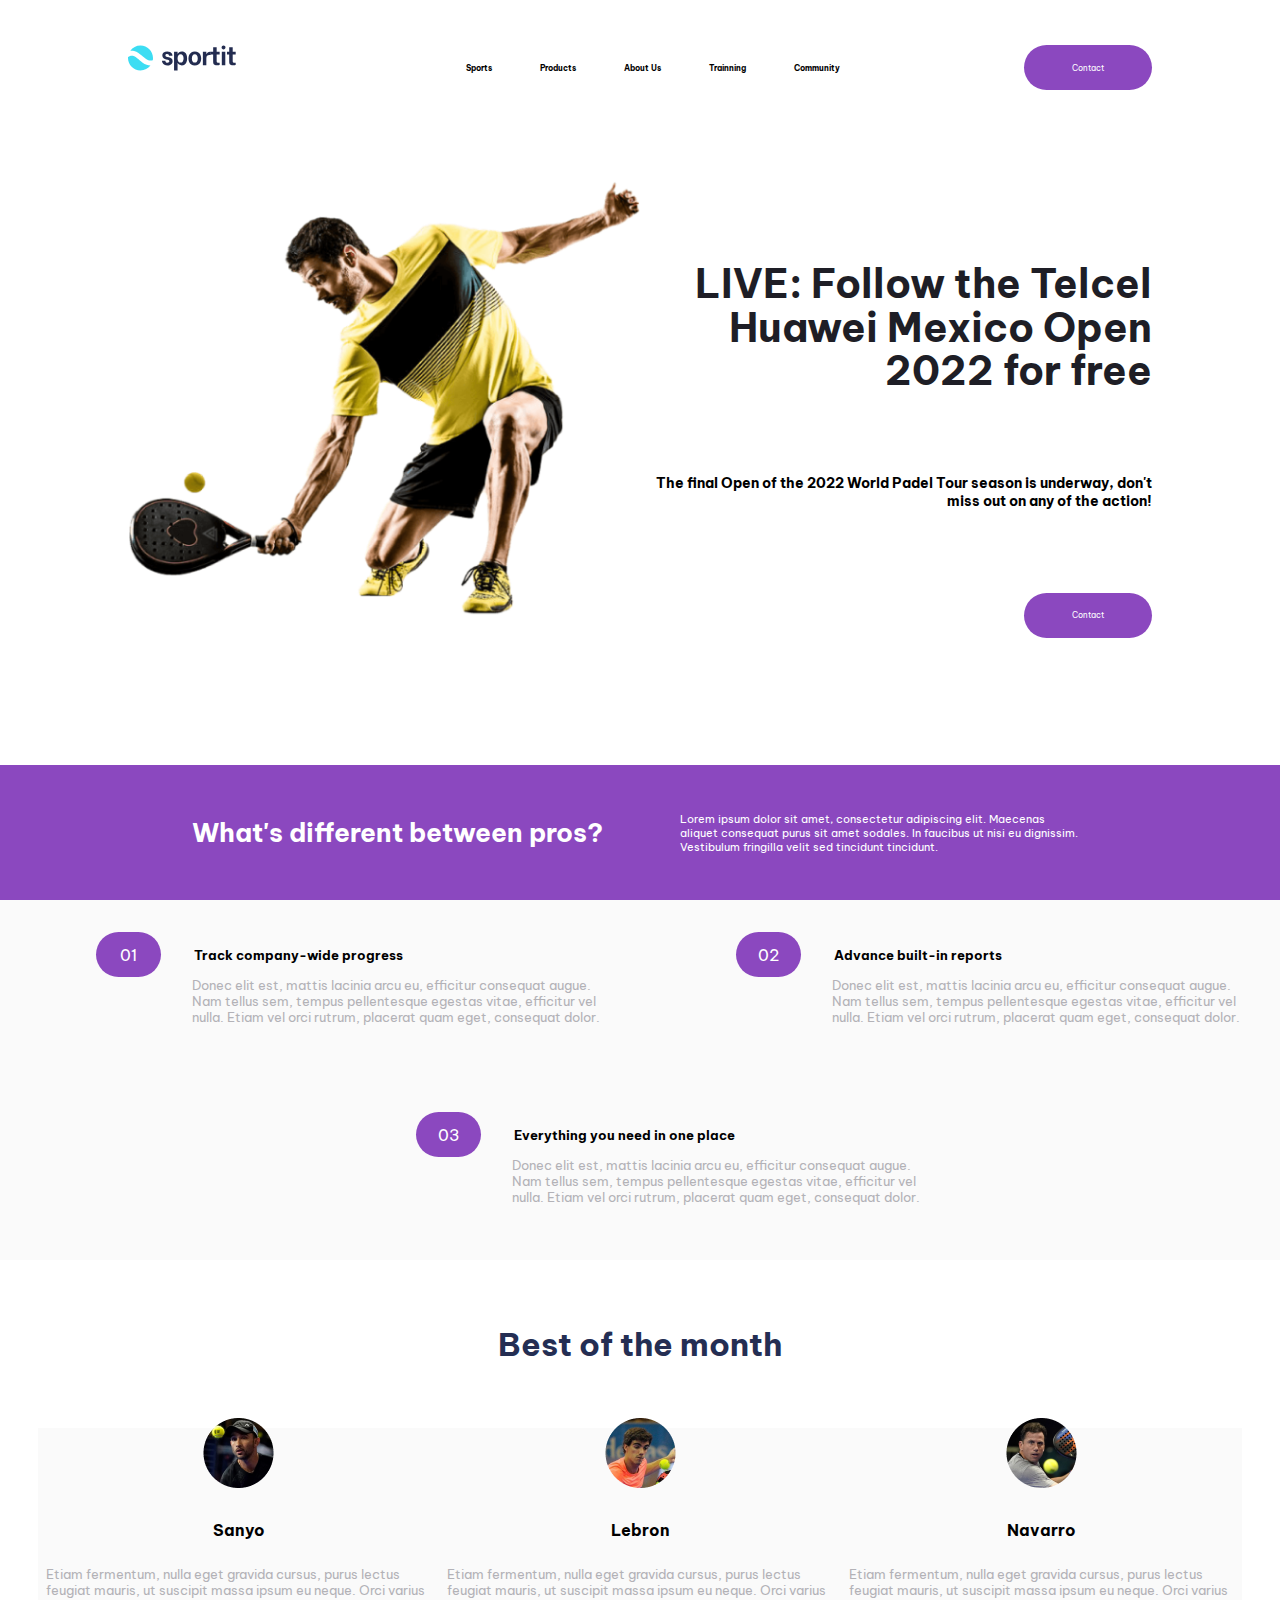
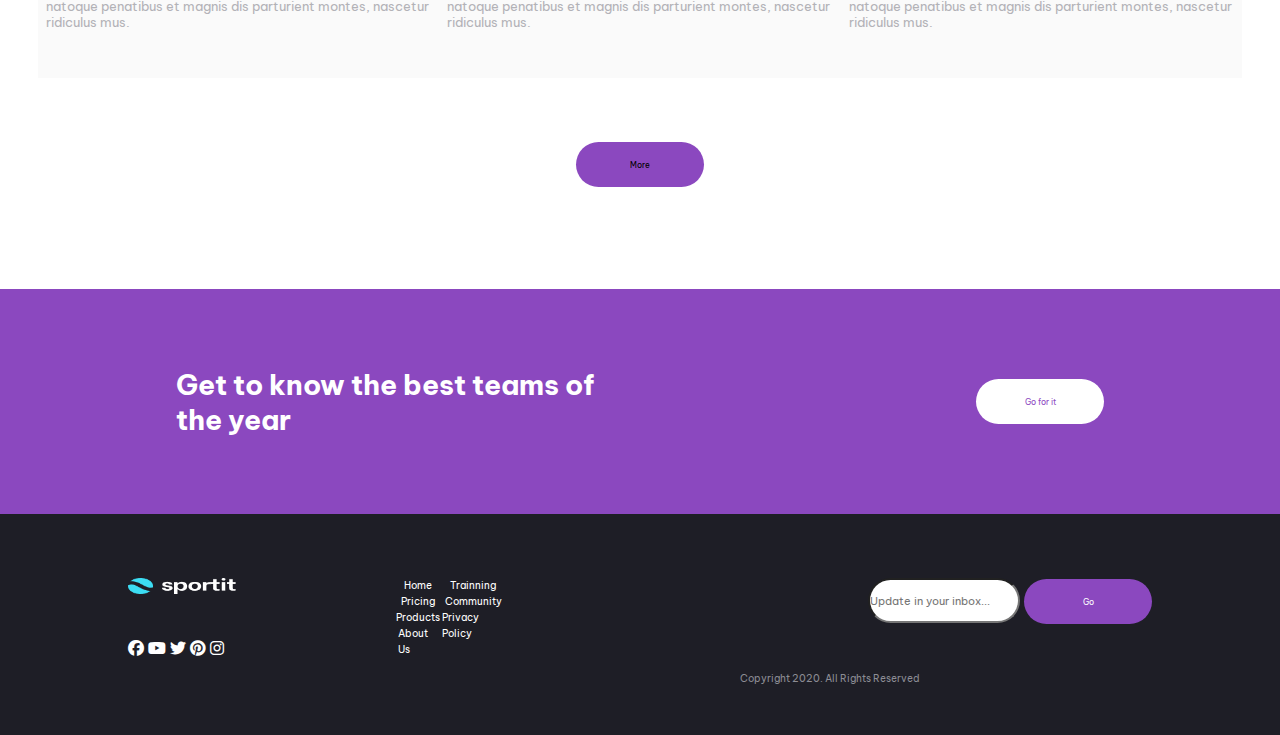
<file: Examen Practico Final - FE1/Florencia-Monua - copia/index.html>
<!DOCTYPE html>
<html lang="en">
<head>
    <meta charset="UTF-8">
    <meta http-equiv="X-UA-Compatible" content="IE=edge">
    <meta name="viewport" content="width=device-width, initial-scale=1.0">

    
    <title>Sportit</title>

    <link href="css/styles.css" rel="stylesheet">   
    
    <link rel="stylesheet" href="https://cdnjs.cloudflare.com/ajax/libs/font-awesome/6.1.1/css/all.min.css"> 
    
    <link rel="preconnect" href="https://fonts.googleapis.com">
    <link rel="preconnect" href="https://fonts.gstatic.com" crossorigin>
    <link href="https://fonts.googleapis.com/css2?family=Be+Vietnam+Pro:wght@300;600&display=swap" rel="stylesheet">
</head>

<body>
    <header>
            <div class="contenedorLogo"></div>
            <!--img src="img/logo.svg" alt="Logo Sportit">-->
            
            <h1> sportit </h1> <!--lo oculté porque el logo ya contenía la palabra pero me pareció que no podía faltar el h1-->
       
            <nav class="menu">
              <ul type="none">
                <li><a href="#">Sports</a></li>
                <li><a href="#">Products</a></li>
                <li><a href="#">About Us</a></li>
                <li><a href="#">Trainning</a></li>
                <li><a href="#">Community</a></li>
              </ul>
            </nav>
            <i class="fas fa-bars"></i>
            <button class="btn">Contact</button>
    </header>

    <main>
        <!-- PRIMER SECTION -->
        <section class="contenedorPrincipal"> 
            <div class="imagenPrincipal" > 
            </div>
            <article id="art">
                <h2>LIVE: Follow the Telcel Huawei Mexico Open 2022 for free</h2>
                <p class="parrafos"> The final Open of the 2022 World Padel Tour season is underway, don't miss out on any of the action!
                </p>
                <button class="btn">Contact</button>
            </article>
            
        </section>

        <!-- SEGUNDO SECTION -->
        <section class="falsoFooter"> 
            <article class="contenedorh3">
                <h3>What's different between pros?</h3>
            </article>
            <article class="contenedorP">
                <p class="Lorem"> Lorem ipsum dolor sit amet, consectetur adipiscing elit. Maecenas aliquet consequat purus sit amet sodales. In faucibus ut nisi eu dignissim. Vestibulum fringilla velit sed tincidunt tincidunt.</p>
            </article>
        </section>


        <section class="contenedorSecundario">
            
            <article class="info">
                <div class="contenTituloh5">
                    <span class="numero">01</span>
                    <h5>Track company-wide progress</h5>
                </div>
                <p class="Donec">Donec elit est, mattis lacinia arcu eu, efficitur consequat augue. Nam tellus sem, tempus pellentesque egestas vitae, efficitur vel nulla. Etiam vel orci rutrum, placerat quam eget, consequat dolor.</p>            
            </article>
            
            <article class="info">
                <div class="contenTituloh5">
                    <span class="numero">02</span>
                    <h5>Advance built-in reports</h5>
                </div>
                <p class="Donec">Donec elit est, mattis lacinia arcu eu, efficitur consequat augue. Nam tellus sem, tempus pellentesque egestas vitae, efficitur vel nulla. Etiam vel orci rutrum, placerat quam eget, consequat dolor.</p>
            </article>

            <article class="info">
                <div class="contenTituloh5">
                    <span class="numero">03</span>
                    <h5>Everything you need in one place</h5>
                </div>
                <p class="Donec">Donec elit est, mattis lacinia arcu eu, efficitur consequat augue. Nam tellus sem, tempus pellentesque egestas vitae, efficitur vel nulla. Etiam vel orci rutrum, placerat quam eget, consequat dolor.</p>
            </article>

        </section>


        <section class="elMejordelMes">
            <h3 class="titleBOTM">Best of the month</h3>
            <div class="contenedorCards">
                <article class="Cards">
                    <img src="img/avatar-sanyo.png" alt="Foto de Sanyo">
                    <h4>Sanyo</h4>
                    <p>Etiam fermentum, nulla eget gravida cursus, purus lectus feugiat mauris, ut suscipit massa ipsum eu neque. Orci varius natoque penatibus et magnis dis parturient montes, nascetur ridiculus mus. </p>
                </article>
                <article class="Cards">
                    <img src="img/avatar.lebron.png" alt="Foto de Lebron">
                    <h4>Lebron</h4>
                    <p>Etiam fermentum, nulla eget gravida cursus, purus lectus feugiat mauris, ut suscipit massa ipsum eu neque. Orci varius natoque penatibus et magnis dis parturient montes, nascetur ridiculus mus. </p>
                </article>
                <article class="Cards">
                    <img src="img/avatar-navarro.png" alt="Foto de Navarro">
                    <h4>Navarro</h4>
                    <p>Etiam fermentum, nulla eget gravida cursus, purus lectus feugiat mauris, ut suscipit massa ipsum eu neque. Orci varius natoque penatibus et magnis dis parturient montes, nascetur ridiculus mus. </p>  
                </article>
            </div>
            <button class="more"><a href="#">More</a></button> <!--VER POR QUÉ NO CAMBIA DE COLOR A BLANCO SI EN LA LINEA 60 LE ESTOY DANDO UN HOVER CON COLOR BLANCO-->
          </section>

    </main>
    <footer>
        <section class="sectionFooter"> 
            <h3>Get to know the best teams of the year</h3>
            <button class="GoForIt">Go for it</button>            
        </section>
        <div class="contenedorFooter"> 
            <div class="logoyredes">
                <img src="img/logoblanco.png" alt="Logo Sportit">
                <div> 
                    <i class="fa-brands fa-facebook"></i>
                    <i class="fa-brands fa-youtube"></i>
                    <i class="fa-brands fa-twitter"></i>
                    <i class="fa-brands fa-pinterest"></i>
                    <i class="fa-brands fa-instagram"></i>
                </div> 
                
            </div>
            <div class="contenedorNav">
                <nav>
                    <ul type="none" class="navFooter">
                        <li><a href="#" class="itemlistaFooter">Home</a> </li>
                        <li><a href="#" class="itemlistaFooter">Pricing</a></li>
                        <li><a href="#" class="itemlistaFooter">Products</a></li>
                        <li><a href="#" class="itemlistaFooter">About Us</a></li>
                    </ul>                
                </nav>
                <nav>
                    <ul type="none" class="navFooter">    
                        <li><a href="#" class="itemlistaFooter">Trainning</a></li>
                        <li><a href="#" class="itemlistaFooter">Community</a></li>
                        <li><a href="#"class="itemlistaFooter">Privacy Policy</a></li>
                    </ul>
                </nav>
            </div>
                       
            <div>
                <form action="" method="POST">
                    <input type="email" name="email" placeholder="Update in your inbox...">
                    <button type="submit" class="btn">Go</button>
                </form>
            </div>              
        </div>
        <div class="copyright">
            <p> Copyright 2020. All Rights Reserved</p>
        </div>
    </footer>
</body>

</html>
</file>
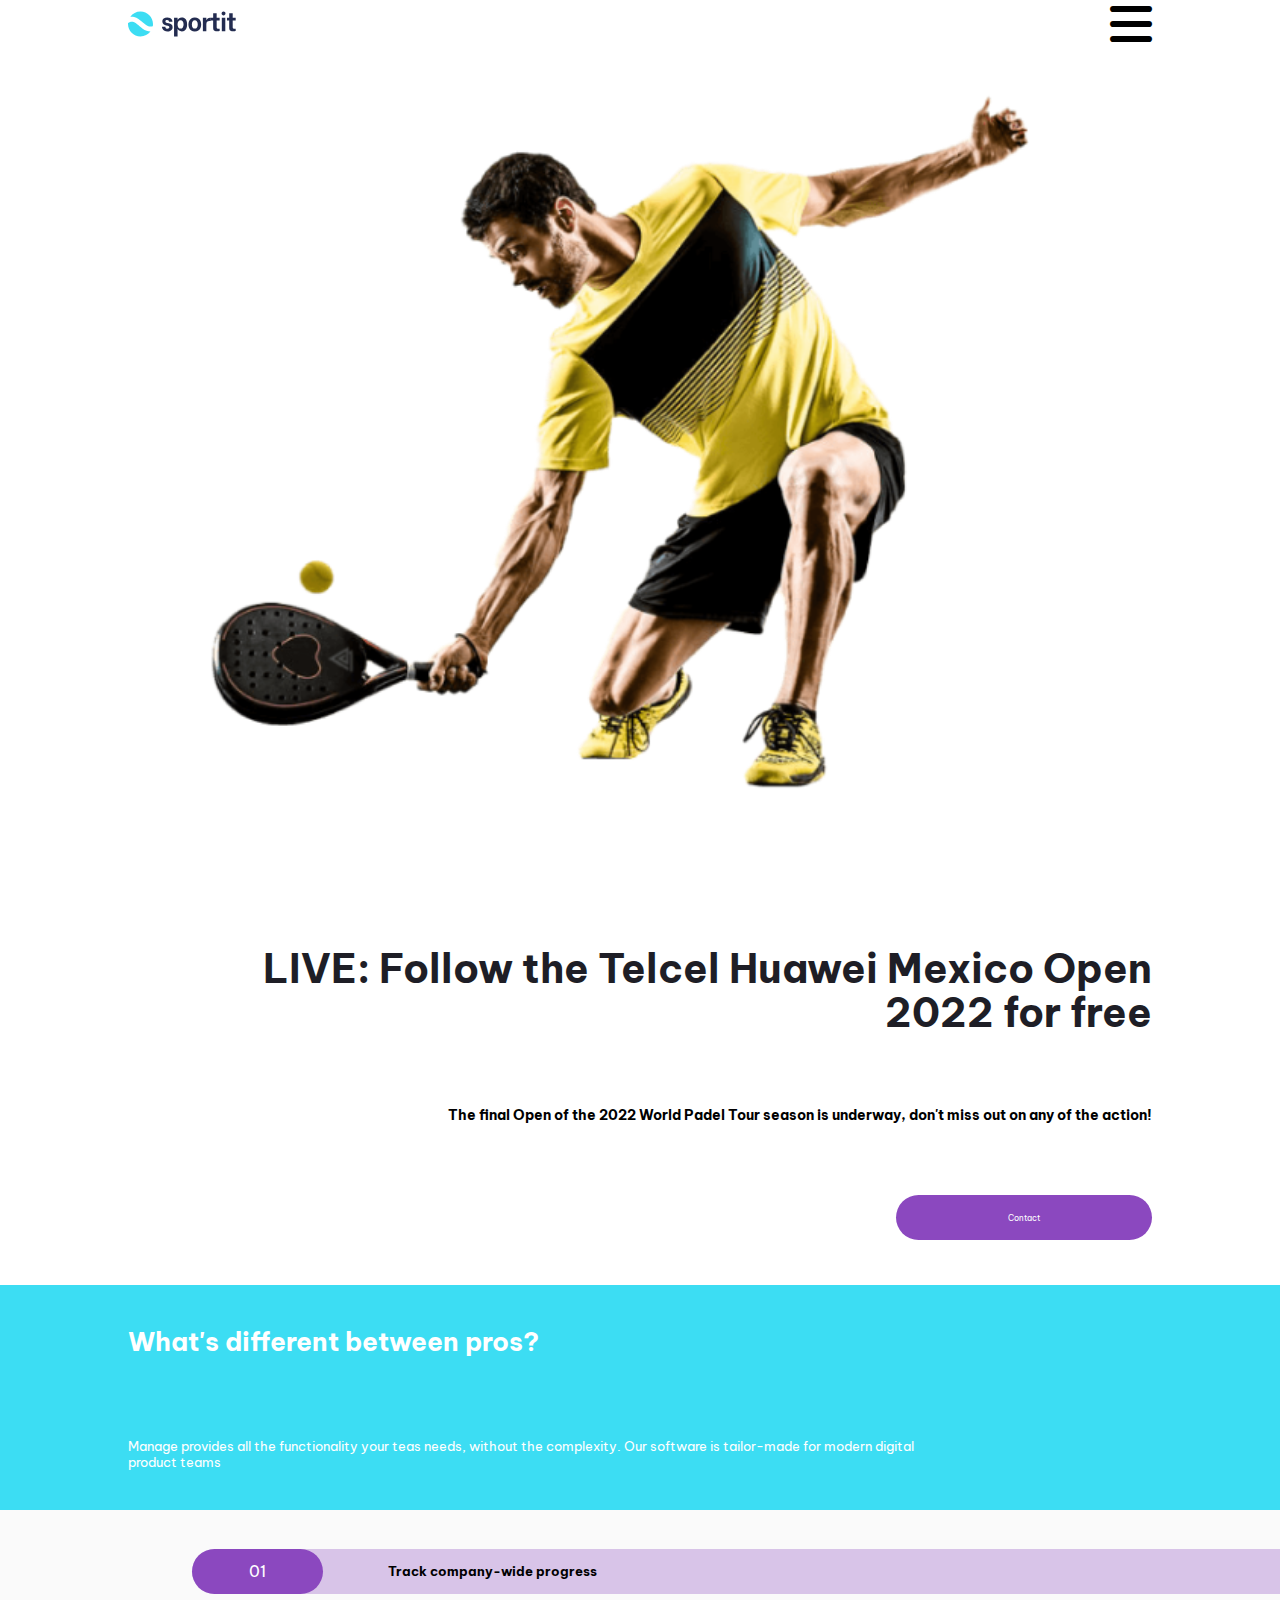
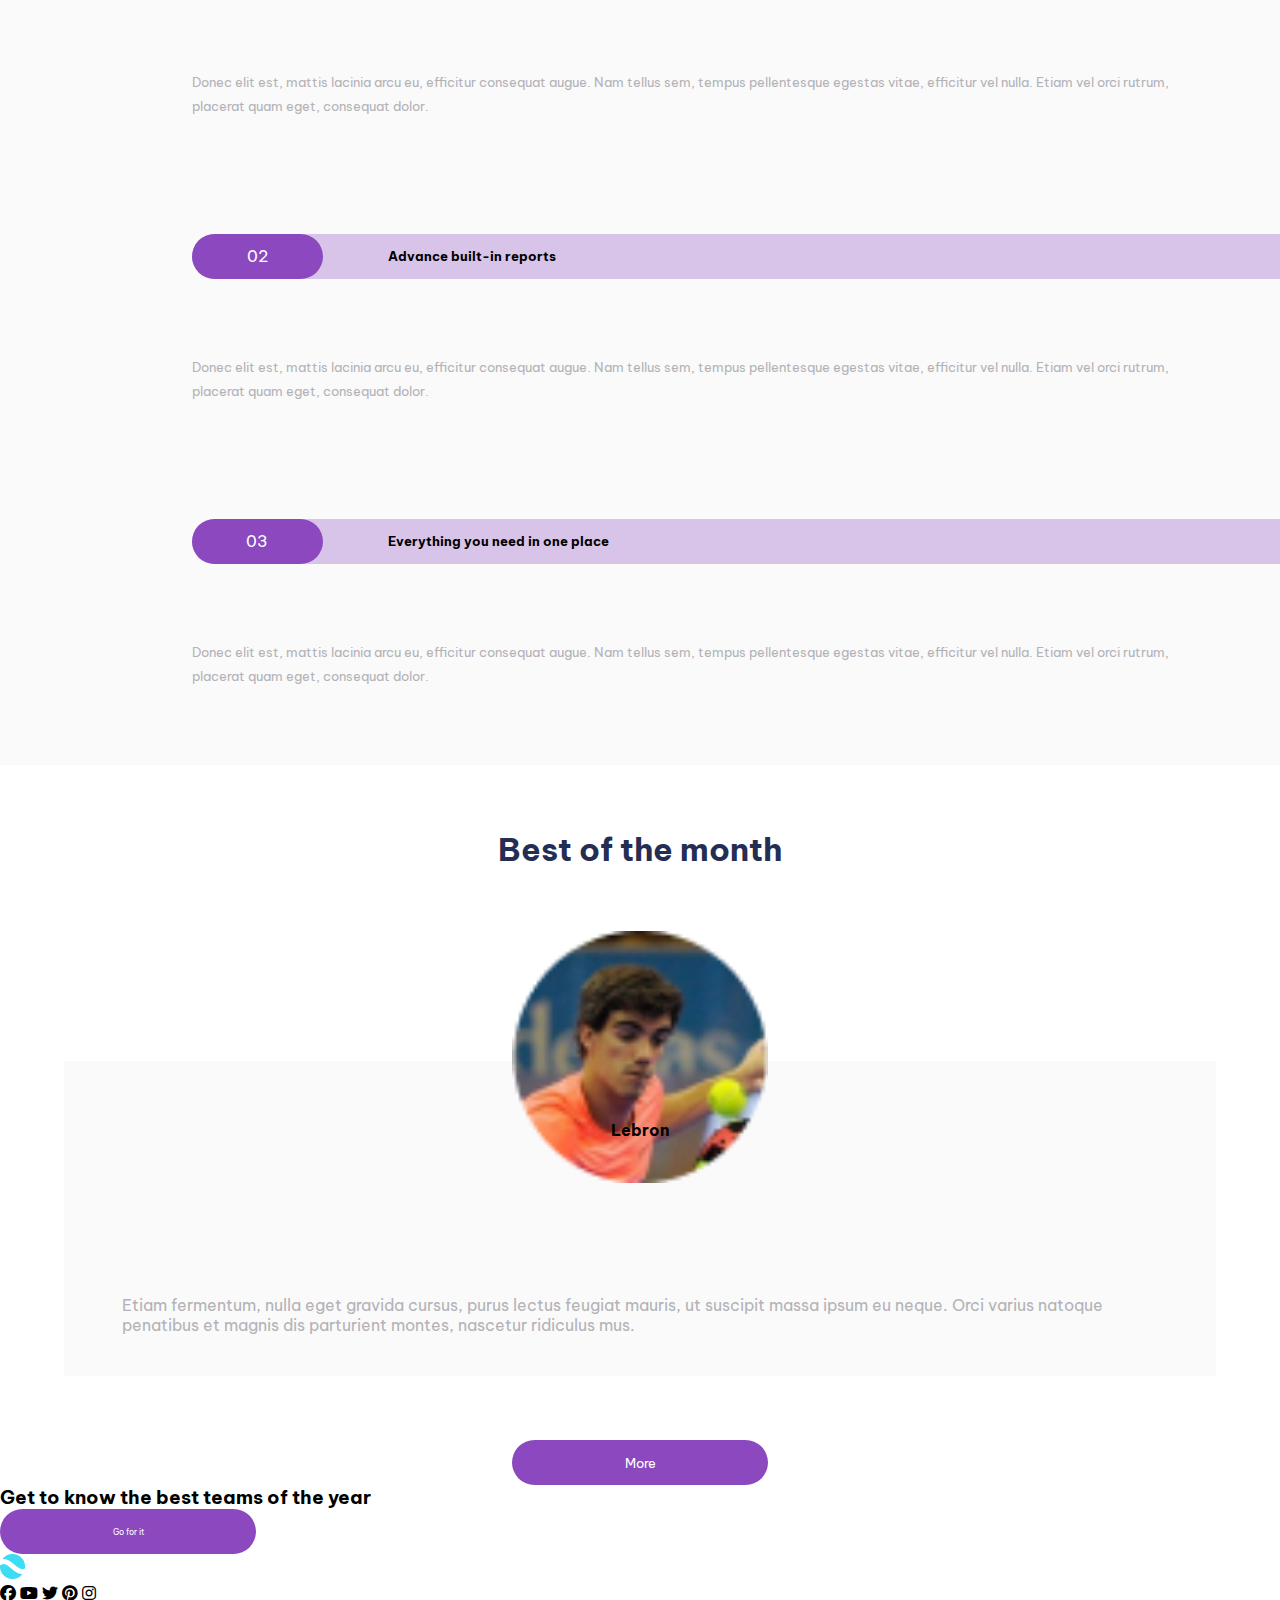
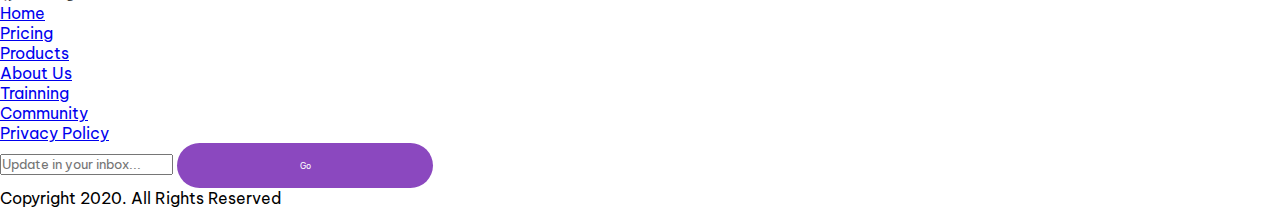
<file: Examen Practico Final - FE1/Florencia-Monua mobile first copia - copia/index.html>
<!DOCTYPE html>
<html lang="en">
<head>
    <meta charset="UTF-8">
    <meta http-equiv="X-UA-Compatible" content="IE=edge">
    <meta name="viewport" content="width=device-width, initial-scale=1.0">

    
    <title>Mobile First</title>

    <link href="css/styles.css" rel="stylesheet">   
    
    <link rel="stylesheet" href="https://cdnjs.cloudflare.com/ajax/libs/font-awesome/6.1.1/css/all.min.css"> 
    
    <link rel="preconnect" href="https://fonts.googleapis.com">
    <link rel="preconnect" href="https://fonts.gstatic.com" crossorigin>
    <link href="https://fonts.googleapis.com/css2?family=Be+Vietnam+Pro:wght@300;600&display=swap" rel="stylesheet">
</head>

<body>
    <header>
            <img src="img/logo.svg" alt="Logo Sportit">
            
            <h1> sportit </h1>
       
            <nav class="menu">
              <ul type="none">
                <li><a href="#">Sports</a></li>
                <li><a href="#">Products</a></li>
                <li><a href="#">About Us</a></li>
                <li><a href="#">Trainning</a></li>
                <li><a href="#">Community</a></li>
              </ul>
            </nav>
            <i class="fas fa-bars"></i>
            <button class="btn">Contact</button>
    </header>

    <main>
        <!-- PRIMER SECTION -->
        <section class="contenedorPrincipal"> 
            <img src="img/padel-intro.png" alt="Deportista">
            <article id="art">
                <h2>LIVE: Follow the Telcel Huawei Mexico Open 2022 for free</h2>
                <p class="parrafos"> The final Open of the 2022 World Padel Tour season is underway, don't miss out on any of the action!
                </p>
                <button class="btn">Contact</button>
            </article>
            
        </section>

        <!-- SEGUNDO SECTION -->
        <section class="falsoFooter"> 
            <article class="contenedorh3">
                <h3>What's different between pros?</h3>
            </article>
            <article class="contenedorP">
                <p class="soloMobile">Manage provides all the functionality your
                    teas needs, without the complexity. Our software is tailor-made for modern digital product teams</p>
                <p class="Lorem"> Lorem ipsum dolor sit amet, consectetur adipiscing elit. Maecenas aliquet consequat purus sit amet sodales. In faucibus ut nisi eu dignissim. Vestibulum fringilla velit sed tincidunt tincidunt.</p>
            </article>
        </section>


        <section class="contenedorSecundario">
            
            <article class="info">
                <div class="contenTituloh5">
                    <span class="numero">01</span>
                    <h5>Track company-wide progress</h5>
                </div>
                <p class="Donec">Donec elit est, mattis lacinia arcu eu, efficitur consequat augue. Nam tellus sem, tempus pellentesque egestas vitae, efficitur vel nulla. Etiam vel orci rutrum, placerat quam eget, consequat dolor.</p>            
            </article>
            
            <article class="info">
                <div class="contenTituloh5">
                    <span class="numero">02</span>
                    <h5>Advance built-in reports</h5>
                </div>
                <p class="Donec">Donec elit est, mattis lacinia arcu eu, efficitur consequat augue. Nam tellus sem, tempus pellentesque egestas vitae, efficitur vel nulla. Etiam vel orci rutrum, placerat quam eget, consequat dolor.</p>
            </article>

            <article class="info">
                <div class="contenTituloh5">
                    <span class="numero">03</span>
                    <h5>Everything you need in one place</h5>
                </div>
                <p class="Donec">Donec elit est, mattis lacinia arcu eu, efficitur consequat augue. Nam tellus sem, tempus pellentesque egestas vitae, efficitur vel nulla. Etiam vel orci rutrum, placerat quam eget, consequat dolor.</p>
            </article>

        </section>


        <section class="elMejordelMes">
            <h3 class="titleBOTM">Best of the month</h3>
            <div class="contenedorCards">
                <article class="Cards" id="Sanyo">
                    <img src="img/avatar-sanyo.png" alt="Foto de Sanyo">
                    <h4>Sanyo</h4>
                    <p>Etiam fermentum, nulla eget gravida cursus, purus lectus feugiat mauris, ut suscipit massa ipsum eu neque. Orci varius natoque penatibus et magnis dis parturient montes, nascetur ridiculus mus. </p>
                </article>
                <article class="Cards">
                    <img src="img/avatar.lebron.png" alt="Foto de Lebron">
                    <h4>Lebron</h4>
                    <p>Etiam fermentum, nulla eget gravida cursus, purus lectus feugiat mauris, ut suscipit massa ipsum eu neque. Orci varius natoque penatibus et magnis dis parturient montes, nascetur ridiculus mus. </p>
                </article>
                <article class="Cards" id="Navarro">
                    <img src="img/avatar-navarro.png" alt="Foto de Navarro">
                    <h4>Navarro</h4>
                    <p>Etiam fermentum, nulla eget gravida cursus, purus lectus feugiat mauris, ut suscipit massa ipsum eu neque. Orci varius natoque penatibus et magnis dis parturient montes, nascetur ridiculus mus. </p>  
                </article>
            </div>
            <button class="more"><a href="#">More</a></button> <!--VER POR QUÉ NO CAMBIA DE COLOR A BLANCO SI EN LA LINEA 60 LE ESTOY DANDO UN HOVER CON COLOR BLANCO-->
          </section>

    </main>
    <footer>
        <section class="sectionFooter"> 
            <h3>Get to know the best teams of the year</h3>
            <button class="GoForIt">Go for it</button>            
        </section>
        <div class="contenedorFooter"> 
            <div class="logoyredes">
                <img src="img/logoblanco.png" alt="Logo Sportit">
                <div> 
                    <i class="fa-brands fa-facebook"></i>
                    <i class="fa-brands fa-youtube"></i>
                    <i class="fa-brands fa-twitter"></i>
                    <i class="fa-brands fa-pinterest"></i>
                    <i class="fa-brands fa-instagram"></i>
                </div> 
                
            </div>
            <div class="contenedorNav">
                <nav>
                    <ul type="none" class="navFooter">
                        <li><a href="#" class="itemlistaFooter">Home</a> </li>
                        <li><a href="#" class="itemlistaFooter">Pricing</a></li>
                        <li><a href="#" class="itemlistaFooter">Products</a></li>
                        <li><a href="#" class="itemlistaFooter">About Us</a></li>
                    </ul>                
                </nav>
                <nav>
                    <ul type="none" class="navFooter">    
                        <li><a href="#" class="itemlistaFooter">Trainning</a></li>
                        <li><a href="#" class="itemlistaFooter">Community</a></li>
                        <li><a href="#"class="itemlistaFooter">Privacy Policy</a></li>
                    </ul>
                </nav>
            </div>
                       
            <div>
                <form action="" method="">
                    <input type="email" name="email" placeholder="Update in your inbox...">
                    <button type="submit" class="btn">Go</button>
                </form>
            </div>              
        </div>
        <div class="copyright">
            <p> Copyright 2020. All Rights Reserved</p>
        </div>
    </footer>
</body>

</html>
</file>
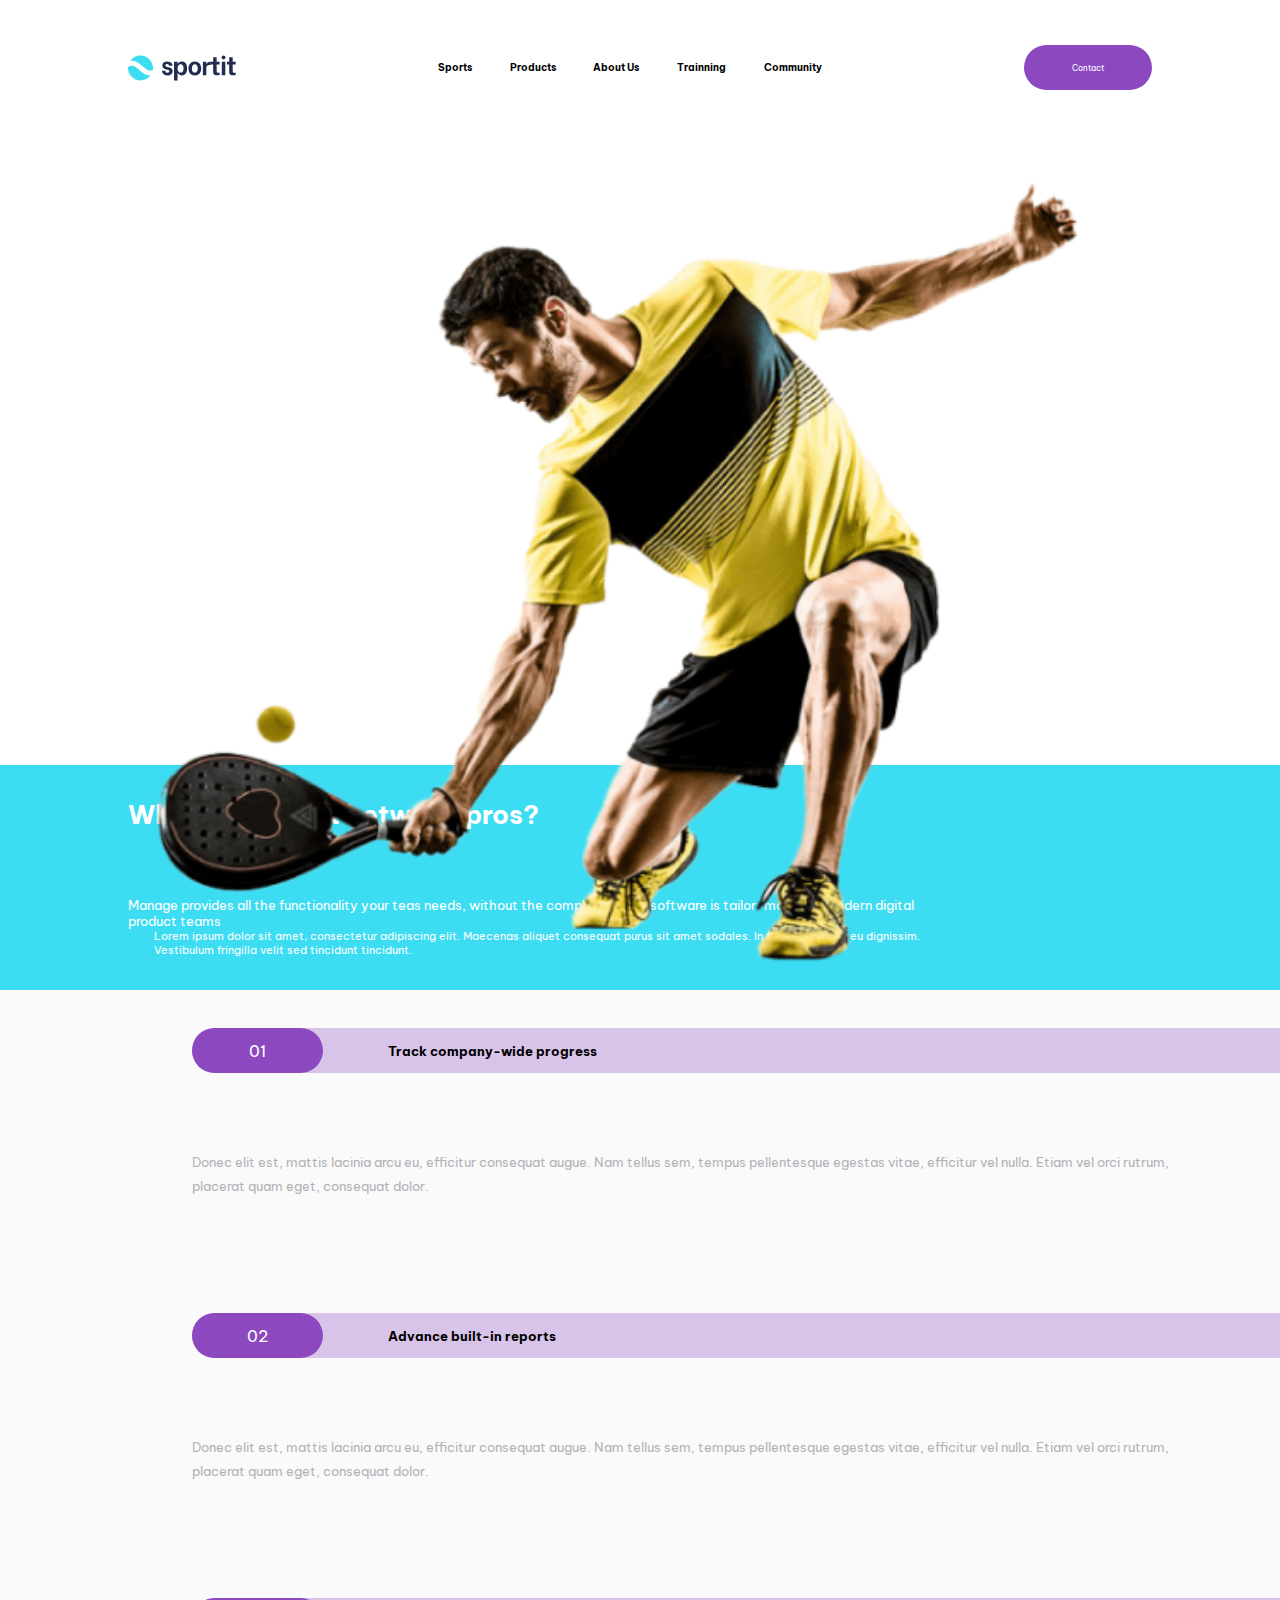
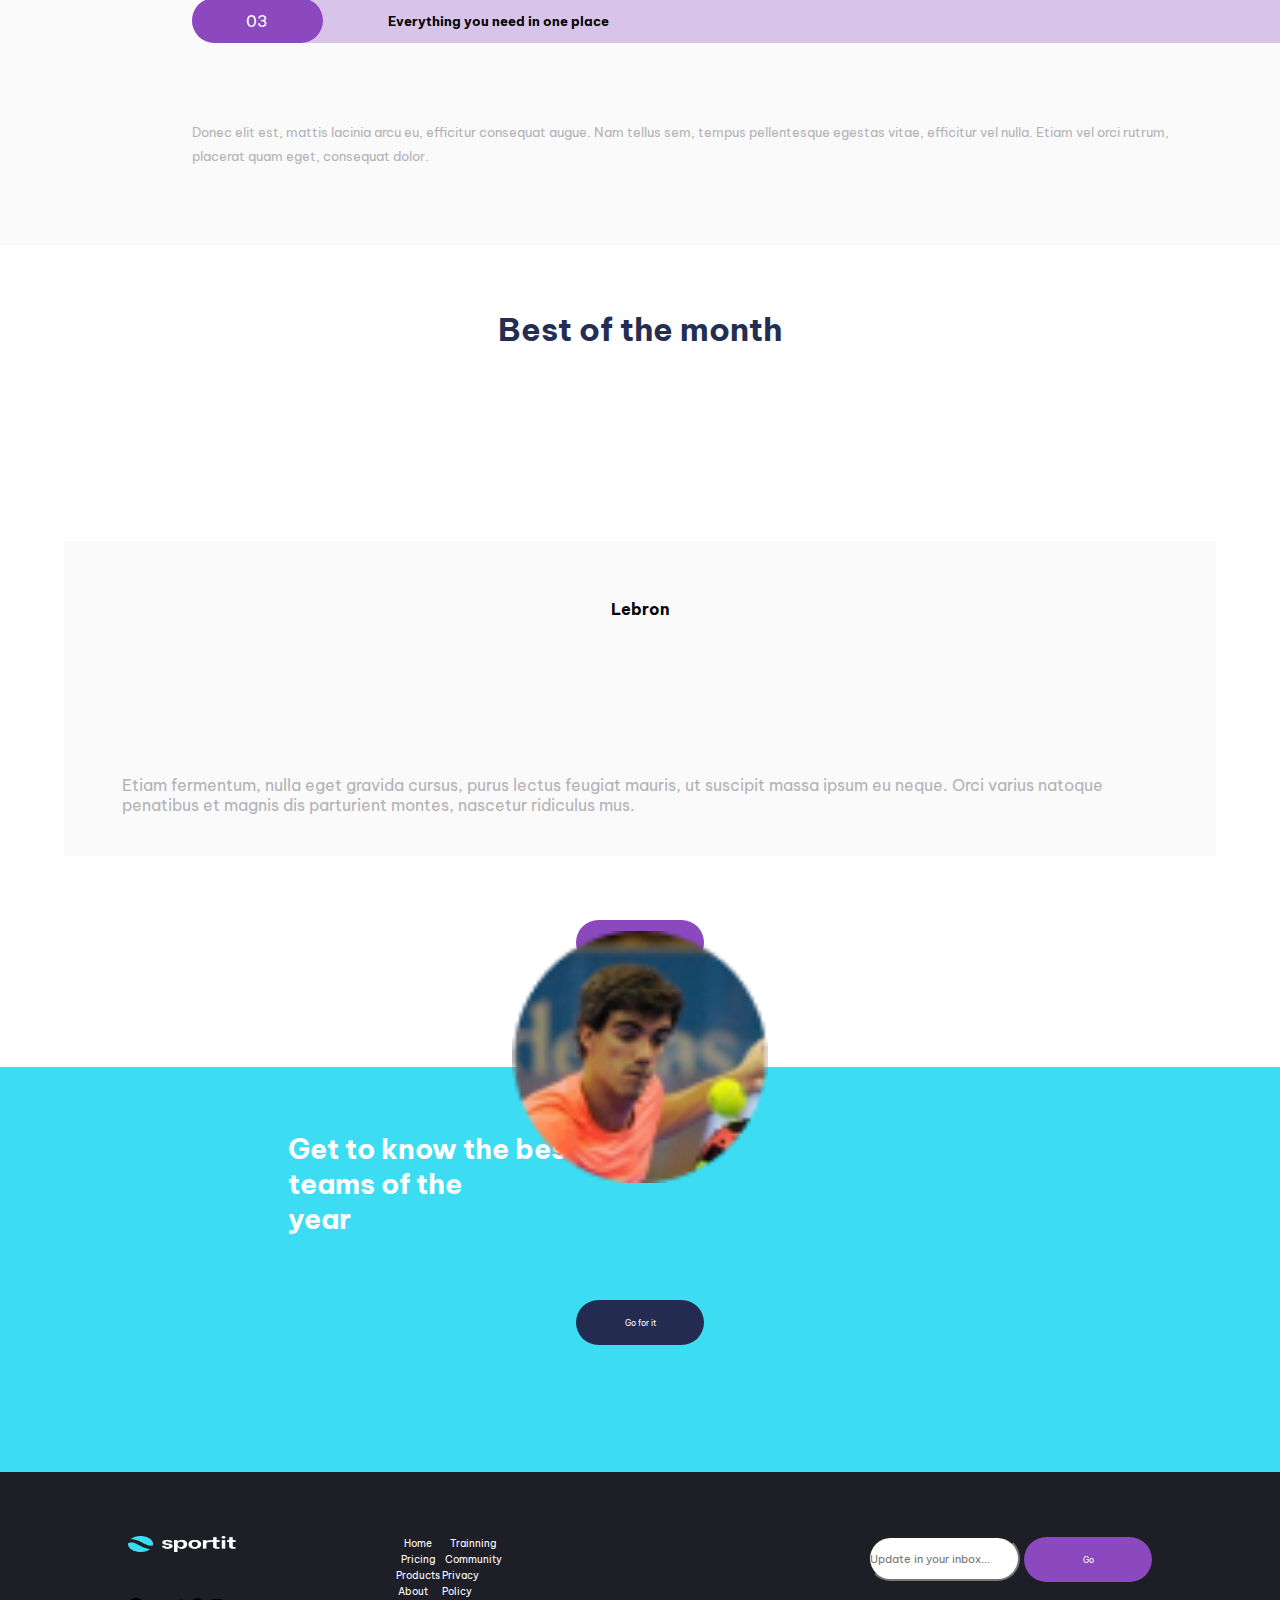
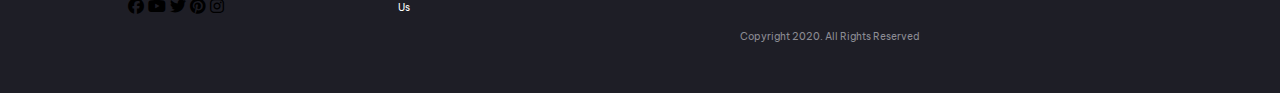
<file: Examen Practico Final - FE1/Florencia-Monua mobile first copia/index.html>
<!DOCTYPE html>
<html lang="en">
<head>
    <meta charset="UTF-8">
    <meta http-equiv="X-UA-Compatible" content="IE=edge">
    <meta name="viewport" content="width=device-width, initial-scale=1.0">

    
    <title>Mobile First</title>

    <link href="css/styles.css" rel="stylesheet">   
    
    <link rel="stylesheet" href="https://cdnjs.cloudflare.com/ajax/libs/font-awesome/6.1.1/css/all.min.css"> 
    
    <link rel="preconnect" href="https://fonts.googleapis.com">
    <link rel="preconnect" href="https://fonts.gstatic.com" crossorigin>
    <link href="https://fonts.googleapis.com/css2?family=Be+Vietnam+Pro:wght@300;600&display=swap" rel="stylesheet">
</head>

<body>
    <header>
            <img src="img/logo.svg" alt="Logo Sportit">
            
            <h1> sportit </h1>
       
            <nav class="menu">
              <ul type="none">
                <li><a href="#">Sports</a></li>
                <li><a href="#">Products</a></li>
                <li><a href="#">About Us</a></li>
                <li><a href="#">Trainning</a></li>
                <li><a href="#">Community</a></li>
              </ul>
            </nav>
            <i class="fas fa-bars"></i>
            <button class="btn">Contact</button>
    </header>

    <main>
        <!-- PRIMER SECTION -->
        <section class="contenedorPrincipal"> 
            <img src="img/padel-intro.png" alt="Deportista">
            <article id="art">
                <h2>LIVE: Follow the Telcel Huawei Mexico Open 2022 for free</h2>
                <p class="parrafos"> The final Open of the 2022 World Padel Tour season is underway, don't miss out on any of the action!
                </p>
                <button class="btn">Contact</button>
            </article>
            
        </section>

        <!-- SEGUNDO SECTION -->
        <section class="falsoFooter"> 
            <article class="contenedorh3">
                <h3>What's different between pros?</h3>
            </article>
            <article class="contenedorP">
                <p class="soloMobile">Manage provides all the functionality your
                    teas needs, without the complexity. Our software is tailor-made for modern digital product teams</p>
                <p class="Lorem"> Lorem ipsum dolor sit amet, consectetur adipiscing elit. Maecenas aliquet consequat purus sit amet sodales. In faucibus ut nisi eu dignissim. Vestibulum fringilla velit sed tincidunt tincidunt.</p>
            </article>
        </section>


        <section class="contenedorSecundario">
            
            <article class="info">
                <div class="contenTituloh5">
                    <span class="numero">01</span>
                    <h5>Track company-wide progress</h5>
                </div>
                <p class="Donec">Donec elit est, mattis lacinia arcu eu, efficitur consequat augue. Nam tellus sem, tempus pellentesque egestas vitae, efficitur vel nulla. Etiam vel orci rutrum, placerat quam eget, consequat dolor.</p>            
            </article>
            
            <article class="info">
                <div class="contenTituloh5">
                    <span class="numero">02</span>
                    <h5>Advance built-in reports</h5>
                </div>
                <p class="Donec">Donec elit est, mattis lacinia arcu eu, efficitur consequat augue. Nam tellus sem, tempus pellentesque egestas vitae, efficitur vel nulla. Etiam vel orci rutrum, placerat quam eget, consequat dolor.</p>
            </article>

            <article class="info">
                <div class="contenTituloh5">
                    <span class="numero">03</span>
                    <h5>Everything you need in one place</h5>
                </div>
                <p class="Donec">Donec elit est, mattis lacinia arcu eu, efficitur consequat augue. Nam tellus sem, tempus pellentesque egestas vitae, efficitur vel nulla. Etiam vel orci rutrum, placerat quam eget, consequat dolor.</p>
            </article>

        </section>


        <section class="elMejordelMes">
            <h3 class="titleBOTM">Best of the month</h3>
            <div class="contenedorCards">
                <article class="Cards" id="Sanyo">
                    <img src="img/avatar-sanyo.png" alt="Foto de Sanyo">
                    <h4>Sanyo</h4>
                    <p>Etiam fermentum, nulla eget gravida cursus, purus lectus feugiat mauris, ut suscipit massa ipsum eu neque. Orci varius natoque penatibus et magnis dis parturient montes, nascetur ridiculus mus. </p>
                </article>
                <article class="Cards">
                    <img src="img/avatar.lebron.png" alt="Foto de Lebron">
                    <h4>Lebron</h4>
                    <p>Etiam fermentum, nulla eget gravida cursus, purus lectus feugiat mauris, ut suscipit massa ipsum eu neque. Orci varius natoque penatibus et magnis dis parturient montes, nascetur ridiculus mus. </p>
                </article>
                <article class="Cards" id="Navarro">
                    <img src="img/avatar-navarro.png" alt="Foto de Navarro">
                    <h4>Navarro</h4>
                    <p>Etiam fermentum, nulla eget gravida cursus, purus lectus feugiat mauris, ut suscipit massa ipsum eu neque. Orci varius natoque penatibus et magnis dis parturient montes, nascetur ridiculus mus. </p>  
                </article>
            </div>
            <button class="more"><a href="#">More</a></button> <!--VER POR QUÉ NO CAMBIA DE COLOR A BLANCO SI EN LA LINEA 60 LE ESTOY DANDO UN HOVER CON COLOR BLANCO-->
          </section>

    </main>
    <footer>
        <section class="sectionFooter"> 
            <h3>Get to know the best <br>teams of the <br> year</h3>
            <button class="GoForIt">Go for it</button>            
        </section>
        <div class="contenedorFooter"> 
            <div class="logoyredes">
                <img src="img/logoblanco.png" alt="Logo Sportit">
                <div> 
                    <i class="fa-brands fa-facebook"></i>
                    <i class="fa-brands fa-youtube"></i>
                    <i class="fa-brands fa-twitter"></i>
                    <i class="fa-brands fa-pinterest"></i>
                    <i class="fa-brands fa-instagram"></i>
                </div> 
                
            </div>
            <div class="contenedorNav">
                <nav>
                    <ul type="none" class="navFooter">
                        <li><a href="#" class="itemlistaFooter">Home</a> </li>
                        <li><a href="#" class="itemlistaFooter">Pricing</a></li>
                        <li><a href="#" class="itemlistaFooter">Products</a></li>
                        <li><a href="#" class="itemlistaFooter">About Us</a></li>
                    </ul>                
                </nav>
                <nav>
                    <ul type="none" class="navFooter">    
                        <li><a href="#" class="itemlistaFooter">Trainning</a></li>
                        <li><a href="#" class="itemlistaFooter">Community</a></li>
                        <li><a href="#"class="itemlistaFooter">Privacy Policy</a></li>
                    </ul>
                </nav>
            </div>
                       
            <div>
                <form action="" method="">
                    <input type="email" name="email" placeholder="Update in your inbox...">
                    <button type="submit" class="btn">Go</button>
                </form>
            </div>              
        </div>
        <div class="copyright">
            <p> Copyright 2020. All Rights Reserved</p>
        </div>
    </footer>
</body>

</html>
</file>
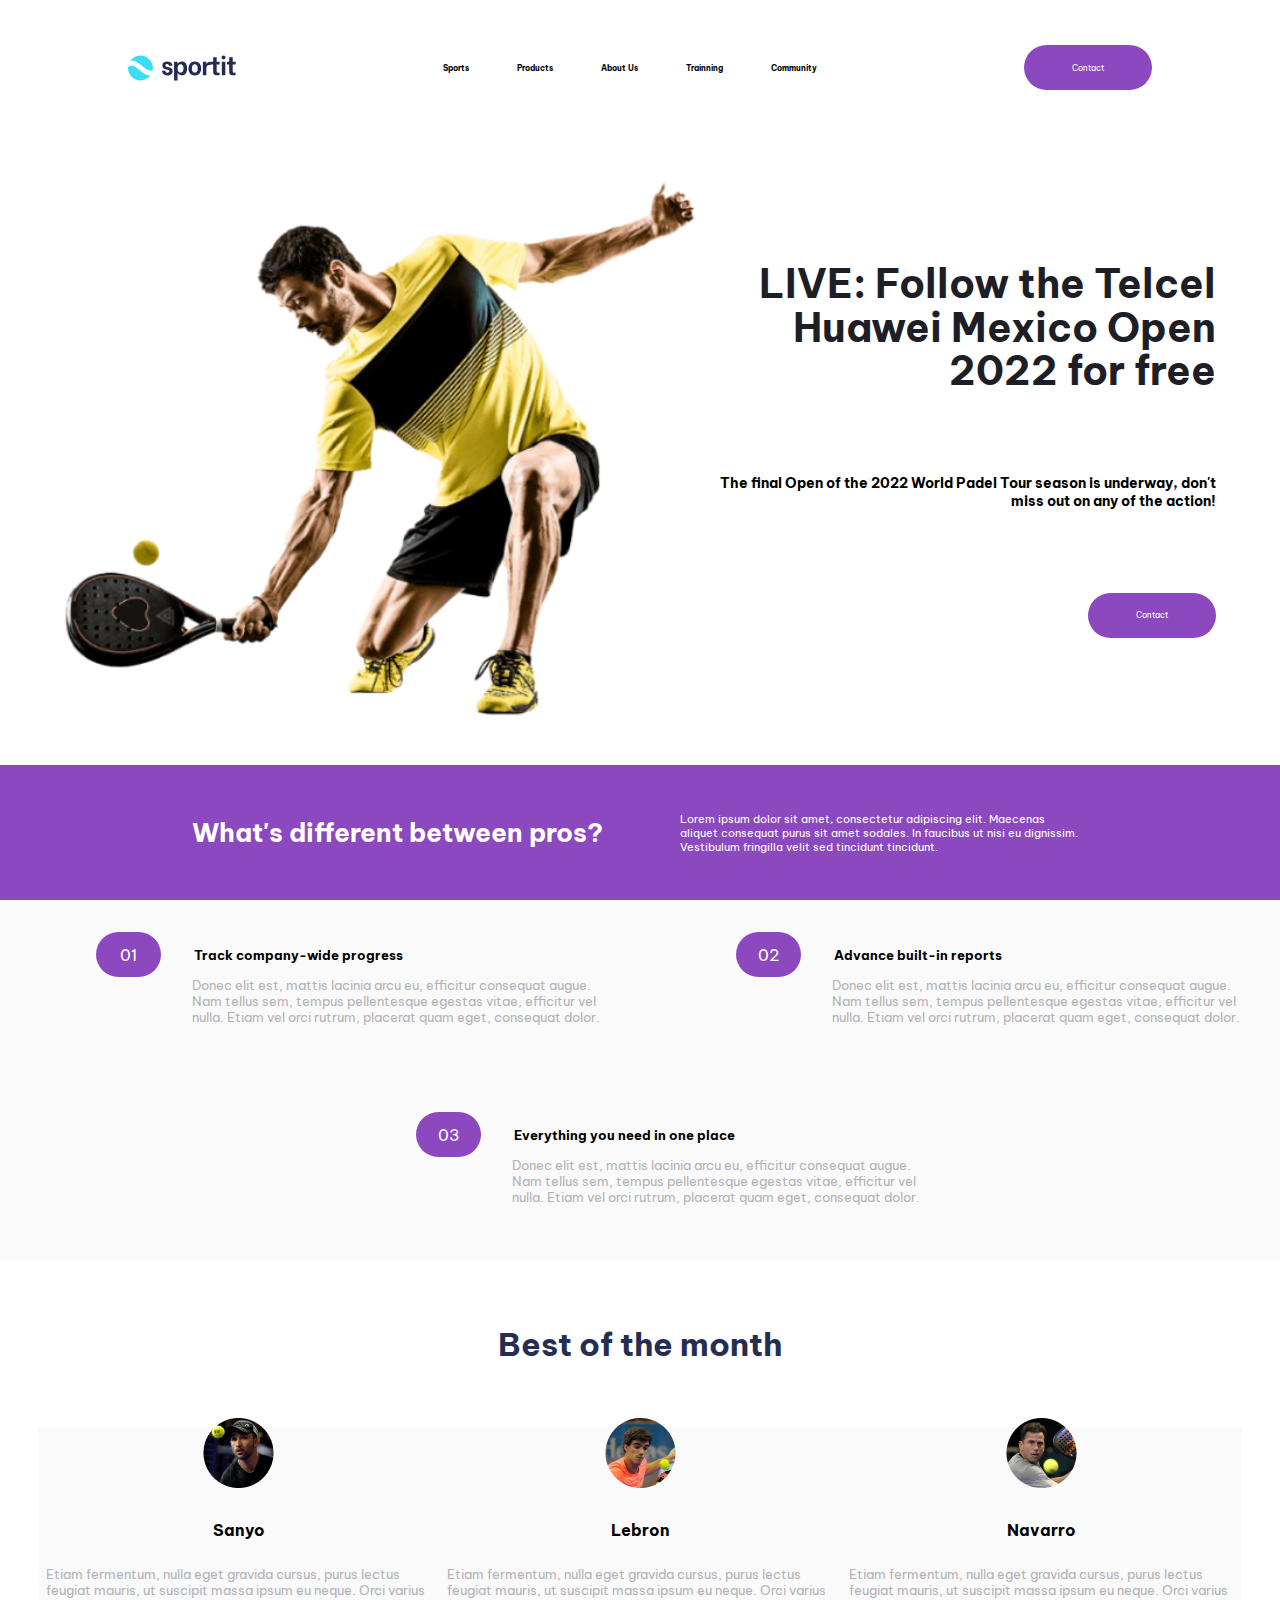
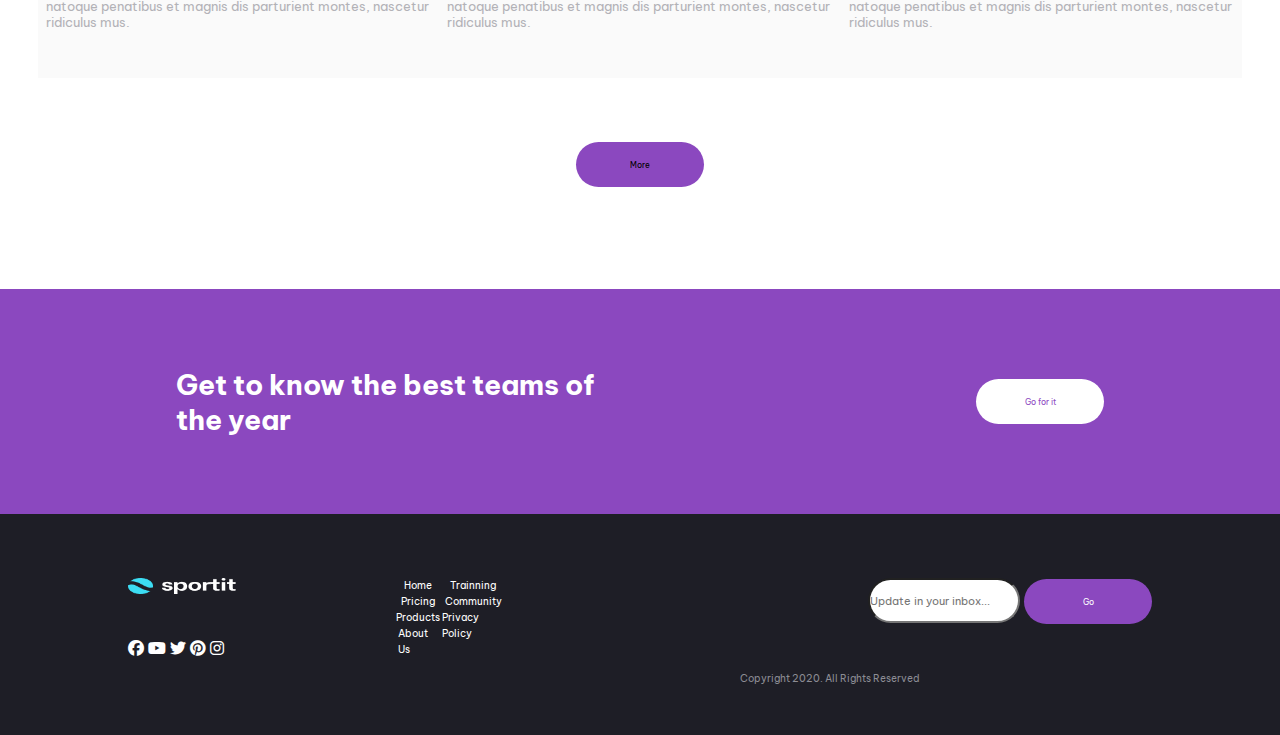
<file: Examen Practico Final - FE1/Florencia-Monua/index.html>
<!DOCTYPE html>
<html lang="en">
<head>
    <meta charset="UTF-8">
    <meta http-equiv="X-UA-Compatible" content="IE=edge">
    <meta name="viewport" content="width=device-width, initial-scale=1.0">

    
    <title>Sportit</title>

    <link href="css/styles.css" rel="stylesheet">   
    
    <link rel="stylesheet" href="https://cdnjs.cloudflare.com/ajax/libs/font-awesome/6.1.1/css/all.min.css"> 
    
    <link rel="preconnect" href="https://fonts.googleapis.com">
    <link rel="preconnect" href="https://fonts.gstatic.com" crossorigin>
    <link href="https://fonts.googleapis.com/css2?family=Be+Vietnam+Pro:wght@300;600&display=swap" rel="stylesheet">
</head>

<body>
    <header>
            <img src="img/logo.svg" alt="Logo Sportit">
            <h1> sportit </h1>
            <nav class="menu">
              <ul type="none">
                <li><a href="#">Sports</a></li>
                <li><a href="#">Products</a></li>
                <li><a href="#">About Us</a></li>
                <li><a href="#">Trainning</a></li>
                <li><a href="#">Community</a></li>
              </ul>
            </nav>
            <i class="fas fa-bars"></i>
            <button class="btn">Contact</button>
    </header>

    <main>
        <!-- PRIMER SECTION -->
        <section class="contenedorPrincipal"> 
                <img src="img/padel-intro.png" alt="Deportista">
                <article id="art">
                <h2>LIVE: Follow the Telcel Huawei Mexico Open 2022 for free</h2>
                <p class="parrafos"> The final Open of the 2022 World Padel Tour season is underway, don't miss out on any of the action!
                </p>
                <button class="btn">Contact</button>
            </article>
            
        </section>

        <!-- SEGUNDO SECTION -->
        <section class="falsoFooter"> 
            <article class="contenedorh3">
                <h3>What's different between pros?</h3>
            </article>
            <article class="contenedorP">
                <p class="Lorem"> Lorem ipsum dolor sit amet, consectetur adipiscing elit. Maecenas aliquet consequat purus sit amet sodales. In faucibus ut nisi eu dignissim. Vestibulum fringilla velit sed tincidunt tincidunt.</p>
            </article>
        </section>


        <section class="contenedorSecundario">
            
            <article class="info">
                <div class="contenTituloh5">
                    <span class="numero">01</span>
                    <h5>Track company-wide progress</h5>
                </div>
                <p class="Donec">Donec elit est, mattis lacinia arcu eu, efficitur consequat augue. Nam tellus sem, tempus pellentesque egestas vitae, efficitur vel nulla. Etiam vel orci rutrum, placerat quam eget, consequat dolor.</p>            
            </article>
            
            <article class="info">
                <div class="contenTituloh5">
                    <span class="numero">02</span>
                    <h5>Advance built-in reports</h5>
                </div>
                <p class="Donec">Donec elit est, mattis lacinia arcu eu, efficitur consequat augue. Nam tellus sem, tempus pellentesque egestas vitae, efficitur vel nulla. Etiam vel orci rutrum, placerat quam eget, consequat dolor.</p>
            </article>

            <article class="info">
                <div class="contenTituloh5">
                    <span class="numero">03</span>
                    <h5>Everything you need in one place</h5>
                </div>
                <p class="Donec">Donec elit est, mattis lacinia arcu eu, efficitur consequat augue. Nam tellus sem, tempus pellentesque egestas vitae, efficitur vel nulla. Etiam vel orci rutrum, placerat quam eget, consequat dolor.</p>
            </article>

        </section>


        <section class="elMejordelMes">
            <h3 class="titleBOTM">Best of the month</h3>
            <div class="contenedorCards">
                <article class="Cards">
                    <img src="img/avatar-sanyo.png" alt="Foto de Sanyo">
                    <h4>Sanyo</h4>
                    <p>Etiam fermentum, nulla eget gravida cursus, purus lectus feugiat mauris, ut suscipit massa ipsum eu neque. Orci varius natoque penatibus et magnis dis parturient montes, nascetur ridiculus mus. </p>
                </article>
                <article class="Cards">
                    <img src="img/avatar.lebron.png" alt="Foto de Lebron">
                    <h4>Lebron</h4>
                    <p>Etiam fermentum, nulla eget gravida cursus, purus lectus feugiat mauris, ut suscipit massa ipsum eu neque. Orci varius natoque penatibus et magnis dis parturient montes, nascetur ridiculus mus. </p>
                </article>
                <article class="Cards">
                    <img src="img/avatar-navarro.png" alt="Foto de Navarro">
                    <h4>Navarro</h4>
                    <p>Etiam fermentum, nulla eget gravida cursus, purus lectus feugiat mauris, ut suscipit massa ipsum eu neque. Orci varius natoque penatibus et magnis dis parturient montes, nascetur ridiculus mus. </p>  
                </article>
            </div>
            <button class="more"><a href="#">More</a></button> <!--VER POR QUÉ NO CAMBIA DE COLOR A BLANCO SI EN LA LINEA 60 LE ESTOY DANDO UN HOVER CON COLOR BLANCO-->
          </section>

    </main>
    <footer>
        <section class="sectionFooter"> 
            <h3>Get to know the best teams of the year</h3>
            <button class="GoForIt">Go for it</button>            
        </section>
        <div class="contenedorFooter"> 
            <div class="logoyredes">
                <img src="img/logoblanco.png" alt="Logo Sportit">
                <div> 
                    <i class="fa-brands fa-facebook"></i>
                    <i class="fa-brands fa-youtube"></i>
                    <i class="fa-brands fa-twitter"></i>
                    <i class="fa-brands fa-pinterest"></i>
                    <i class="fa-brands fa-instagram"></i>
                </div> 
                
            </div>
            <div class="contenedorNav">
                <nav>
                    <ul type="none" class="navFooter">
                        <li><a href="#" class="itemlistaFooter">Home</a> </li>
                        <li><a href="#" class="itemlistaFooter">Pricing</a></li>
                        <li><a href="#" class="itemlistaFooter">Products</a></li>
                        <li><a href="#" class="itemlistaFooter">About Us</a></li>
                    </ul>                
                </nav>
                <nav>
                    <ul type="none" class="navFooter">    
                        <li><a href="#" class="itemlistaFooter">Trainning</a></li>
                        <li><a href="#" class="itemlistaFooter">Community</a></li>
                        <li><a href="#"class="itemlistaFooter">Privacy Policy</a></li>
                    </ul>
                </nav>
            </div>
                       
            <div>
                <form action="" method="POST">
                    <input type="email" name="email" placeholder="Update in your inbox...">
                    <button type="submit" class="btn">Go</button>
                </form>
            </div>              
        </div>
        <div class="copyright">
            <p> Copyright 2020. All Rights Reserved</p>
        </div>
    </footer>
</body>

</html>
</file>
<file: Examen Practico Final - FE1/Florencia-Monua - copia/css/styles.css>
*{ 
    box-sizing: border-box;
    margin: 0;
    padding: 0;
    font-family: 'Be Vietnam Pro', sans-serif;
    }
    
    /*para dejar oculto el menu hamburguesa y el h1*/
    h1, i.fas.fa-bars {
    display:none; 
    }
    header {
        align-items: center;
        display: flex;
        height: 15vh;
        justify-content: space-between;
        margin-left: 10%;
        margin-right: 10%;
    }
    
    .contenedorLogo {
        background-image: url(../img/logo.svg);
        background-repeat: no-repeat;
        height: 5vh;
        width: 15%;
    }
    
    nav.menu {
        display:flex;
        height: 5vh;
    }
    nav ul{
        align-items: center;
        display: flex;
        font-size: 0.5rem;
        font-weight: bold;
        justify-content: space-around;
        width: 33vw; 
    } 
    a {
        color:black;
        text-decoration: none;
    }
    a:active {
        color:rgb(249, 249, 249);
    }
    
    .btn, .more, .GoForIt{
        background: #8B48BF;
        border-radius: 50px;
        border: 0;
        color: #FFFFFF;        ;
        font-size: 0.5rem;
        height: 5vh;
        text-decoration: none;
        width: 10vw;
    } 
    .more:hover{
        opacity: 70%;
        color: white;
    }
    .btn:hover,.GoForIt:hover {
        transform: scale(1.2,1.2)
    }

    .contenedorPrincipal {
        display: flex;
        height: 60vh;
        justify-content: space-around;
        margin: 5vh 10vw;
    }
    
    
    .imagenPrincipal {
        background-image: url(../img/padel-intro.png);
        background-repeat: no-repeat;
        background-size: 100%;  
        width: 50%;
    }
    
    #art {
        width: 50%;
        display: flex;
        flex-direction: column;
        text-align: right;
        justify-content: space-evenly;
        align-items: flex-end
    }
    
    h2 {
        color: #1E1E26;
        display: flex;
        font-size: 2.5rem;
        font-weight: 700;
        line-height: 2.7rem;
        padding-left: 10%;
        text-align: right;
    } 
    
    .parrafos {
        color: black;
        font-size: 0.9rem;
        font-weight: 700;
    }
    
    .falsoFooter {
        background-color: #8B48BF;
        color: white;
        display: flex;
        height: 15vh; 
        align-items: center;
    }
    
    .contenedorh3{
        font-size: 1.4rem; 
        padding-left: 15%;
        text-align: left;
        
    }
    
    .contenedorP{
        display:flex;
        width: 50%;
    }
    
    .Lorem{
        
        font-size: 0.7rem;
        font-weight: 400;
        padding-right: 25%;
        padding-left: 12%;
    }
    .numero {
        align-items: center;
        background: #8B48BF;
        border-radius: 50px;
        border: 0;
        color: white;
        display:flex;
        font-size: 1rem;
        height: 5vh;
        justify-content: center;
        width: 12%;
    }
    
    .contenedorSecundario {
        background-color: #fafafa;
        display:flex;
        flex-wrap: wrap;
        height: 40vh;
        justify-content: center;
    } 
    
    .info {
        display: flex;
        flex-direction: column;
        width: 50%;
        
    }
    .contenTituloh5 {
        align-items: center;
        display: flex;
        padding-left: 15%;
        padding-top: 5%;
    }
    
    section article h5 {
        font-size: 0.8rem;
        padding-left: 6%;
    }
    
    .Donec {
        color: #B3B2B7;
        font-size: 0.8rem;
        position: relative;
        left: 30%;
        width: 65%;
    }

    .elMejordelMes {
        display: flex;
        margin-top: 5%;
        flex-direction: column;
        align-items: center;
    }
    
    .titleBOTM {
        color:#242E53;
        font-size: 2rem; 
        font-weight: bolder;
    }
    
    .contenedorCards {
        display: flex;
        padding: 5% 3%;
        height: 42vh;
    }
    .Cards{
        background-color: #fafafa;
        display: flex;
        flex-direction: column;
        align-items: center;
        justify-content: center; 
    }
    section div article img {
        position:relative;
        top:-20%;
    }
    section div article p{
        color: #B3B2B7;
        font-size: 0.8rem;
        padding: 2%;
    }
    section div article h4{
        display: flex;
        justify-content: center;
        position:relative;
        top:-7%;
    } 

    .sectionFooter {
        background-color: #8B48BF;
        color: white;
        font-size: 1.5rem; 
        height: 25vh;
        margin-top: 8%;

        display:flex;
        justify-content: space-around;
        align-items: center;
    }

    footer section h3 {
        width: 35%;
    }
    
    .GoForIt {
        background-color: white;
        color: #8B48BF;
        }

    /*VER ESTILOS DEL FOOTER*/
    .contenedorFooter{ 
        background-color: #1E1E26;
        
        display: flex;
        justify-content: space-between;
        padding: 5% 10%;
    }
    .logoyredes {
        display: flex;
        flex-direction: column;
        justify-content: space-between;
    }
    footer div img {
        background-size:cover;
        max-height: 20%;
    }
    i {
        color:#FFFFFF;
    }
    .contenedorNav {
        display:flex;
        width: 30%
    }
    .navFooter {
        display: flex;
        flex-direction: column;
        width: 90%;
    }
    .itemlistaFooter {       
        color: #FFFFFF;
        font-size: 0.6rem;
        font-weight: lighter;
        line-height: 1rem;
    }
   input {
        border-radius: 50px;
        height: 5vh;
        font-size: 0.7rem;
   }
    .copyright {
        background-color: #1E1E26;
    }
    footer p{
        color: #8C8C94;
        font-size: 0.6rem;
        
        position: relative;
        left: 740px;
        bottom: 50px;
    }
    
    @media (max-width: 480px) {
        .menu {
            display: none;
        }
    }
</file>
<file: Examen Practico Final - FE1/Florencia-Monua mobile first copia - copia/css/styles.css>
*{ 
    box-sizing: border-box;
    margin: 0;
    padding: 0;
    font-family: 'Be Vietnam Pro', sans-serif;
    }

    .menu, header h1, header .btn{
    display: none;
}
header {
    display: flex;
    justify-content: space-between;
    margin-left: 10%;
    margin-right: 10%;
}
header i{
    font-size: 3rem;
}
/*primer section*/
main {
    display: flex;
    flex-direction: column;
}
main img {
    width: 80%;
    position: relative;
    left: 8%;
}
.contenedorPrincipal {
    display: flex;
    flex-direction: column;
    margin: 5vh 10vw;
}

#art {
    display: flex;
    flex-direction: column;
    text-align: right;
    justify-content: space-evenly;
    align-items: flex-end
}

h2 {
    color: #1E1E26;
    display: flex;
    font-size: 2.5rem;
    font-weight: 700;
    line-height: 2.7rem;
    padding-left: 10%;
    padding-top:15%; /*para la media query no iria*/
    text-align: right;
}

.parrafos {
    color: black;
    font-size: 0.9rem;
    font-weight: 700;
    width: 90%; /*esta linea y la siguiente en dkp no va*/
    padding-top: 7%;
    padding-bottom: 7%;
}
.btn, .more, .GoForIt{
    background: #8B48BF;
    border-radius: 50px;
    border: 0;
    color: #FFFFFF;
    font-size: 0.5rem;
    height: 5vh;
    text-decoration: none;
    width: 20vw;
} 
/*segundo section*/
.falsoFooter {
    background-color:#3CDDF3;
    color: white;
    
    height: 25vh;

    display: flex;
    flex-direction: column;
    justify-content: space-around;
}

.contenedorh3{
    font-size: 1.4rem; 
    text-align: left;
    
    padding-left: 10%;
    padding-right: 15%;
}

.Lorem {
    display:none;
}
.soloMobile {
    font-size: 0.8rem;
    font-weight: 400;
    
    padding-left: 10%;
    padding-right: 15%;
    width:90%;
}

/* tercer section*/ 

.contenedorSecundario {
    background-color: #fafafa;
    display:flex;
    flex-direction: column;
} 

.info {
    line-height: 1.5rem;

    margin-top: 3%;

    display: flex;
    flex-direction: column;    
}
.contenTituloh5 {
    background-color: rgb(140, 74, 191, 0.30);

    display: flex;
    align-items: center;
    
    border-radius: 50px 0px 0px 50px;
    margin-left: 15%;
}

.numero {
    align-items: center;
    background-color:#8B48BF;
    border-radius: 50px;
    border: 0;
    color: white;
    font-size: 1rem;
    height: 5vh;
    width: 12%;
    display: flex;
    justify-content: center;
}

section article h5 {
    font-size: 0.8rem;
    padding-left: 6%;
}

.Donec {
    color: #B3B2B7;
    font-size: 0.8rem;
    padding: 6%;
    padding-left: 15%;
}

#Sanyo, #Navarro {
    display:none;
}

/*cuarto section*/ 
.elMejordelMes {
    display: flex;
    margin-top: 5%;
    flex-direction: column;
    align-items: center;
}

.titleBOTM {
    color:#242E53;
    font-size: 2rem;
    font-weight: bold;

    margin-bottom: 10%;
}
.contenedorCards {
    display: flex;
    padding: 5% 5%;
}
.Cards {
    background-color: #fafafa;
    display: flex;
    flex-direction: column;
    align-items: center;
    justify-content: center;
    height: 35vh;
}

section div article img {
    max-width: 20%;
    max-height: 50%;

    position: absolute;
    left: 40%;
    top: 267%;
    
    margin-top: 10%;
}
section div article h4{
    position:relative;
    top: 75px;

    padding-bottom: 15%;
}
section div article p{
    color: #B3B2B7;
    font-size: 1rem;
    padding: 5%;
}
section button a {
    color: white;
    text-decoration: none; 
    font-size: 0.8rem;
}
</file>
<file: Examen Practico Final - FE1/Florencia-Monua mobile first copia/css/styles.css>
*{ 
    box-sizing: border-box;
    margin: 0;
    padding: 0;
    font-family: 'Be Vietnam Pro', sans-serif;
    }

    .menu, header h1, header .btn{
    display: none;
}
header {
    display: flex;
    justify-content: space-between;
    margin-left: 10%;
    margin-right: 10%;
}
header i{
    font-size: 3rem;
}
/*primer section*/
main {
    display: flex;
    flex-direction: column;
}
main img {
    width: 80%;
    position: relative;
    left: 8%;
}
.contenedorPrincipal {
    display: flex;
    flex-direction: column;
    margin: 5vh 10vw;
}

#art {
    display: flex;
    flex-direction: column;
    text-align: right;
    justify-content: space-evenly;
    align-items: flex-end
}

h2 {
    color: #1E1E26;
    display: flex;
    font-size: 2.5rem;
    font-weight: 700;
    line-height: 2.7rem;
    padding-left: 10%;
    padding-top:15%; /*para la media query no iria*/
    text-align: right;
}

.parrafos {
    color: black;
    font-size: 0.9rem;
    font-weight: 700;
    width: 90%; /*esta linea y la siguiente en dkp no va*/
    padding-top: 7%;
    padding-bottom: 7%;
}
.btn, .more, .GoForIt{
    background: #8B48BF;
    border-radius: 50px;
    border: 0;
    color: #FFFFFF;
    font-size: 0.5rem;
    height: 5vh;
    text-decoration: none;
    width: 20vw;
} 
/*segundo section*/
.falsoFooter {
    background-color:#3CDDF3;
    color: white;
    
    height: 25vh;

    display: flex;
    flex-direction: column;
    justify-content: space-around;
}

.contenedorh3{
    font-size: 1.4rem; 
    text-align: left;
    
    padding-left: 10%;
    padding-right: 15%;
}

.Lorem {
    display:none;
}
.soloMobile {
    font-size: 0.8rem;
    font-weight: 400;
    
    padding-left: 10%;
    padding-right: 15%;
    width:90%;
}

/* tercer section*/ 

.contenedorSecundario {
    background-color: #fafafa;
    display:flex;
    flex-direction: column;
} 

.info {
    line-height: 1.5rem;

    margin-top: 3%;

    display: flex;
    flex-direction: column;    
}
.contenTituloh5 {
    background-color: rgb(140, 74, 191, 0.30);

    display: flex;
    align-items: center;
    
    border-radius: 50px 0px 0px 50px;
    margin-left: 15%;
}

.numero {
    align-items: center;
    background-color:#8B48BF;
    border-radius: 50px;
    border: 0;
    color: white;
    font-size: 1rem;
    height: 5vh;
    width: 12%;
    display: flex;
    justify-content: center;
}

section article h5 {
    font-size: 0.8rem;
    padding-left: 6%;
}

.Donec {
    color: #B3B2B7;
    font-size: 0.8rem;
    padding: 6%;
    padding-left: 15%;
}

#Sanyo, #Navarro {
    display:none;
}

/*cuarto section*/ 
.elMejordelMes {
    display: flex;
    margin-top: 5%;
    flex-direction: column;
    align-items: center;
}

.titleBOTM {
    color:#242E53;
    font-size: 2rem;
    font-weight: bold;

    margin-bottom: 10%;
}
.contenedorCards {
    display: flex;
    padding: 5% 5%;
}
.Cards {
    background-color: #fafafa;
    display: flex;
    flex-direction: column;
    align-items: center;
    justify-content: center;
    height: 35vh;
}

section div article img {
    max-width: 20%;
    max-height: 50%;

    position: absolute;
    left: 40%;
    top: 267%;
    
    margin-top: 10%;
}
section div article h4{
    position:relative;
    top: 75px;

    padding-bottom: 15%;
}
section div article p{
    color: #B3B2B7;
    font-size: 1rem;
    padding: 5%;
}
section button a {
    color: white;
    text-decoration: none; 
    font-size: 0.8rem;
} 


/*Footer*/
.sectionFooter {
    background-color:#3CDDF3;
    color: white;
    font-size: 1.5rem; 
    margin-top: 8%;

    display:flex;
    align-items: center;
    flex-direction: column;

    height: 45vh;

}

footer section h3 {
    width: 55%;
    padding-top: 5%;
    padding-bottom: 5%;
}

.GoForIt {
    background-color: #232C50;    ;
    color: white; 
    }
.contenedorFooter{ 
    background-color: #1E1E26;
    
    display: flex;
    justify-content: space-between;
    padding: 5% 10%;
}
.logoyredes {
    display: flex;
    flex-direction: column;
    justify-content: space-between;
}
footer div img {
    background-size:cover;
    max-height: 20%;
}
i.fa-brands.fa-bars  {
    color:#FFFFFF;
}
.contenedorNav {
    display:flex;
    width: 30%
}
.navFooter {
    display: flex;
    flex-direction: column;
    width: 90%;
}
.itemlistaFooter {       
    color: #FFFFFF;
    font-size: 0.6rem;
    font-weight: lighter;
    line-height: 1rem;
}
input {
    border-radius: 50px;
    height: 5vh;
    font-size: 0.7rem;
}
.copyright {
    background-color: #1E1E26;
}
footer p{
    color: #8C8C94;
    font-size: 0.6rem;
    
    position: relative;
    left: 740px;
    bottom: 50px;
}




/*MEDIA QUERY*/
@media (min-width: 1115px){
    .menu, header .btn {
        display: block;
    }
    i.fas.fa-bars {
        display:none; 
        }
    header {
        align-items: center;
        height: 15vh;
    }
    nav.menu {
        display:flex;
        height: 5vh;
    }
    nav ul{
        align-items: center;
        display: flex;
        font-size: 0.6rem;
        font-weight: bold;
        justify-content: space-around;
        width: 33vw; 
    } 
    a {
        color:black;
        text-decoration: none;
    }
    a:active {
        color:rgb(249, 249, 249);
    }
    /*los pongo solo para desktop porque en el celu estos "efectos" no se ven*/
    .more:hover{
        opacity: 70%;
        color: white;
    }
    .btn:hover,.GoForIt:hover {
        transform: scale(1.2,1.2)
    } 
    /*MAIN DESKTOP*/
    .contenedorPrincipal {
        height: 60vh;
        margin: 5vh 5vw;

        justify-content: space-around;
    }
        h2 {
        padding-top:0;
    }
    .parrafos {
        padding-top: 0;
        padding-bottom: 0;
        width: 0;    
    }
    .btn, .more, .GoForIt{
        width: 10vw;
    }
 /*SEGUNDO SECTION*/
    
    .Lorem{
    display: block;
    font-size: 0.7rem;
    font-weight: 400;
    padding-right: 25%;
    padding-left: 12%;
}


}
</file>
<file: Examen Practico Final - FE1/Florencia-Monua/css/styles.css>
*{ 
    box-sizing: border-box;
    margin: 0;
    padding: 0;
    font-family: 'Be Vietnam Pro', sans-serif;
    }

    h1, i.fas.fa-bars {
    display:none; 
    }
    header {
        align-items: center;
        display: flex;
        height: 15vh;
        justify-content: space-between;
        margin-left: 10%;
        margin-right: 10%;
    } 
 
    nav.menu {
        display:flex;
        height: 5vh;
    }
    nav ul{
        align-items: center;
        display: flex;
        font-size: 0.5rem;
        font-weight: bold;
        justify-content: space-around;
        width: 33vw; 
    } 
    a {
        color:black;
        text-decoration: none;
    }
    a:active {
        color:rgb(249, 249, 249);
    }
    
    .btn, .more, .GoForIt{
        background: #8B48BF;
        border-radius: 50px;
        border: 0;
        color: #FFFFFF;        ;
        font-size: 0.5rem;
        height: 5vh;
        text-decoration: none;
        width: 10vw;
    } 
    .more:hover{
        opacity: 70%;
        color: white;
    }
    .btn:hover,.GoForIt:hover {
        transform: scale(1.2,1.2)
    }
/*ESTILOS MAIN*/
    .contenedorPrincipal {
        height: 60vh;
        margin: 5vh 5vw;

        display: flex;
        justify-content: space-around; 
    }
    
    /*NO VA PORQUE LA IMAGEN ESTÁ INCLUIDA EN HTML
    .imagenPrincipal {
        background-image: url(../img/padel-intro.png);
        background-repeat: no-repeat;
        background-size: 100%;  
        width: 50%;
    }*/
    
    #art {
        width: 50%;
        display: flex;
        flex-direction: column;
        text-align: right;
        justify-content: space-evenly;
        align-items: flex-end
    }
    
    h2 {
        color: #1E1E26;
        display: flex;
        font-size: 2.5rem;
        font-weight: 700;
        line-height: 2.7rem;
        padding-left: 10%;
        text-align: right;
    } 
    
    .parrafos {
        color: black;
        font-size: 0.9rem;
        font-weight: 700;
    }
    /*SEGUNDO SECTION*/
    .falsoFooter {
        background-color:#8B48BF;
        color: white;
        display: flex;
        height: 15vh; 
        align-items: center;
    }
    
    .contenedorh3{
        font-size: 1.4rem; 
        padding-left: 15%;
        text-align: left;
        
    }
    
    .contenedorP{
        display:flex;
        width: 50%;
    }
    
    .Lorem{
        font-size: 0.7rem;
        font-weight: 400;
        padding-right: 25%;
        padding-left: 12%;
    }
    
    /* TERCER SECTION*/
    .contenedorSecundario {
        background-color: #fafafa;
        display:flex;
        flex-wrap: wrap;
        height: 40vh;
        justify-content: center;
    } 
    
    .info {
        display: flex;
        flex-direction: column;
        width: 50%;
        
    }
    .contenTituloh5 {
        align-items: center;
        display: flex;
        padding-left: 15%;
        padding-top: 5%;
    }
    .numero {
        align-items: center;
        background: #8B48BF;
        border-radius: 50px;
        border: 0;
        color: white;
        display:flex;
        font-size: 1rem;
        height: 5vh;
        justify-content: center;
        width: 12%;
    }
    section article h5 {
        font-size: 0.8rem;
        padding-left: 6%;
    }
    
    .Donec {
        color: #B3B2B7;
        font-size: 0.8rem;
        position: relative;
        left: 30%;
        width: 65%;
    }
/* CUARTO SECTION */ 
    .elMejordelMes {
        display: flex;
        margin-top: 5%;
        flex-direction: column;
        align-items: center;
    }
    
    .titleBOTM {
        color:#242E53;
        font-size: 2rem; 
        font-weight: bolder;
    }
    
    .contenedorCards {
        display: flex;
        padding: 5% 3%;
        height: 42vh;
    }
    .Cards{
        background-color: #fafafa;
        display: flex;
        flex-direction: column;
        align-items: center;
        justify-content: center; 
    }
    section div article img {
        position:relative;
        top:-20%;
    }
    section div article p{
        color: #B3B2B7;
        font-size: 0.8rem;
        padding: 2%;
    }
    section div article h4{
        display: flex;
        justify-content: center;
        position:relative;
        top:-7%;
    } 
/*FOOTER*/
    .sectionFooter {
        background-color: #8B48BF;
        color: white;
        font-size: 1.5rem; 
        height: 25vh;
        margin-top: 8%;

        display:flex;
        justify-content: space-around;
        align-items: center;
    }

    footer section h3 {
        width: 35%;
    }
    
    .GoForIt {
        background-color: white;
        color: #8B48BF;
        }

    /*VER ESTILOS DEL FOOTER*/
    .contenedorFooter{ 
        background-color: #1E1E26;
        
        display: flex;
        justify-content: space-between;
        padding: 5% 10%;
    }
    .logoyredes {
        display: flex;
        flex-direction: column;
        justify-content: space-between;
    }
    footer div img {
        background-size:cover;
        max-height: 20%;
    }
    i {
        color:#FFFFFF;
    }
    .contenedorNav {
        display:flex;
        width: 30%
    }
    .navFooter {
        display: flex;
        flex-direction: column;
        width: 90%;
    }
    .itemlistaFooter {       
        color: #FFFFFF;
        font-size: 0.6rem;
        font-weight: lighter;
        line-height: 1rem;
    }
   input {
        border-radius: 50px;
        height: 5vh;
        font-size: 0.7rem;
   }
    .copyright {
        background-color: #1E1E26;
    }
    footer p{
        color: #8C8C94;
        font-size: 0.6rem;
        
        position: relative;
        left: 740px;
        bottom: 50px;
    }
    
    @media (max-width: 480px) {
        .menu {
            display: none;
        }
    }
</file>
